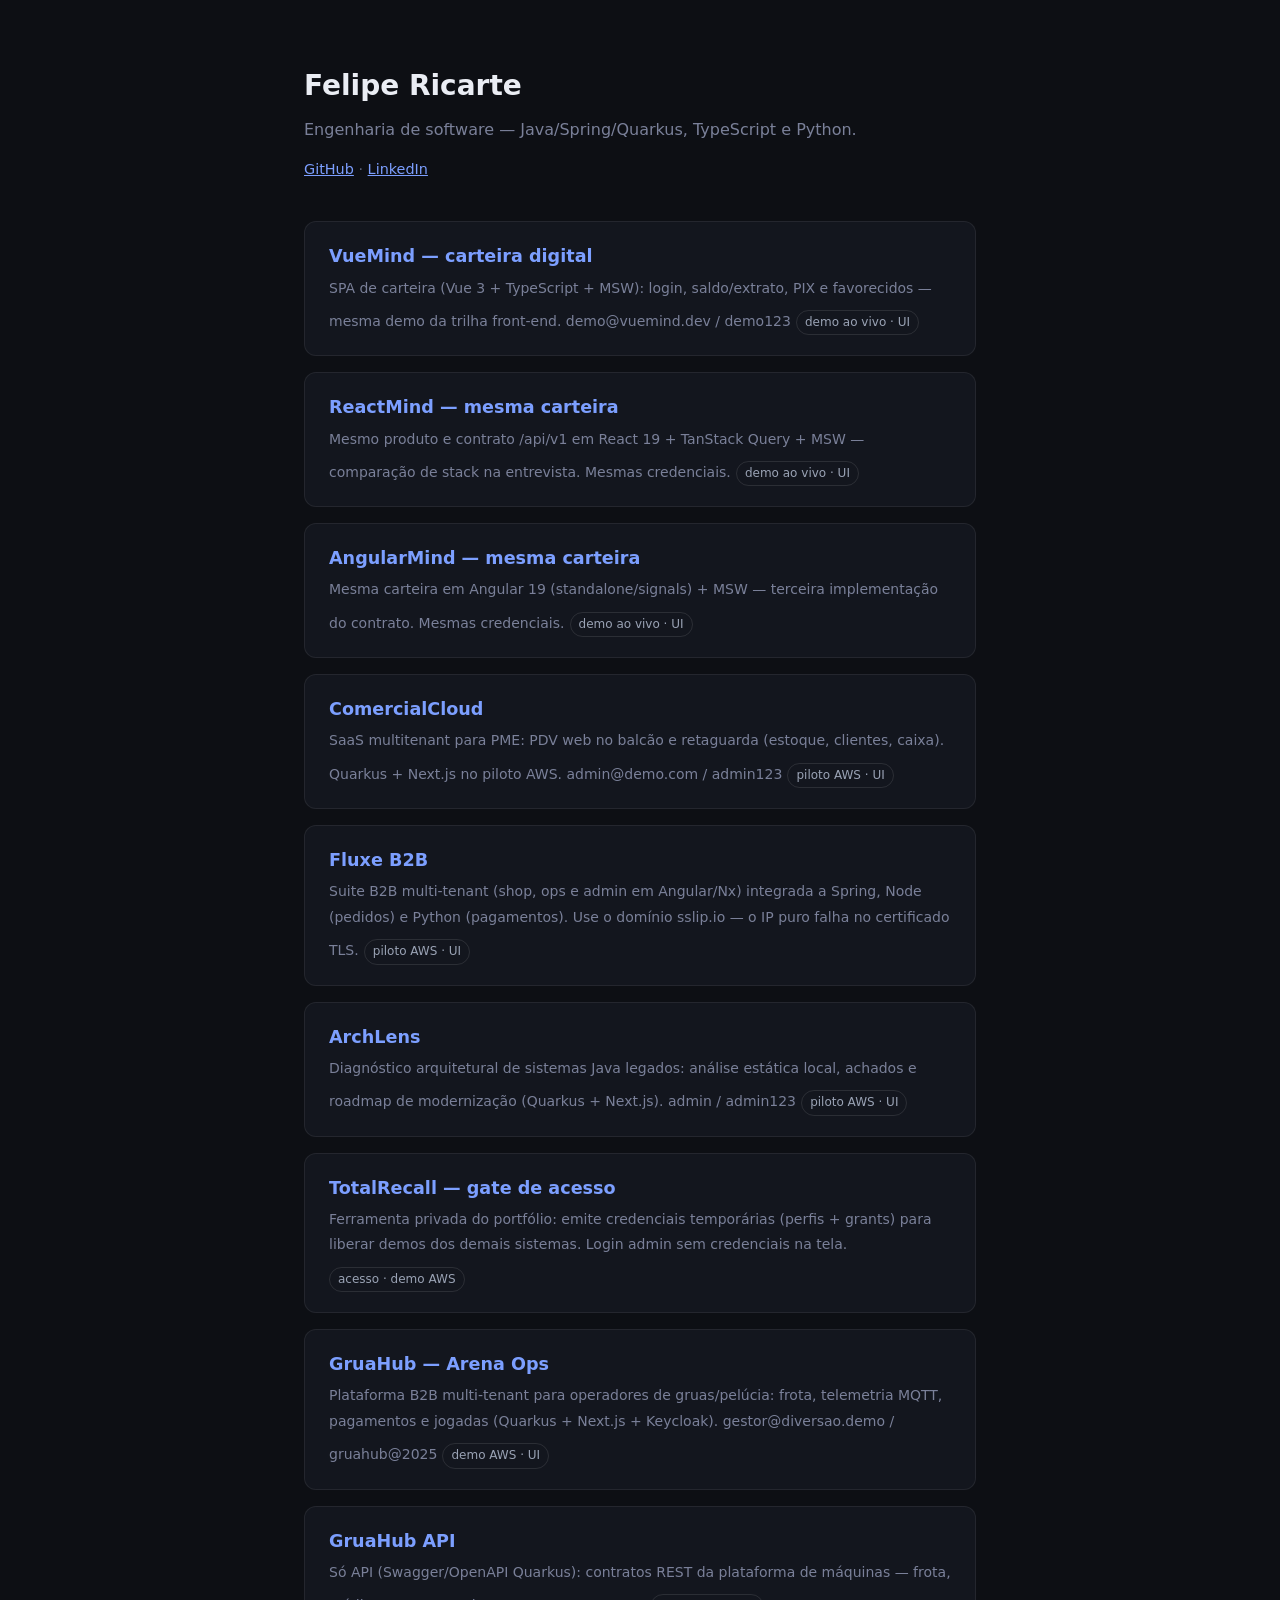
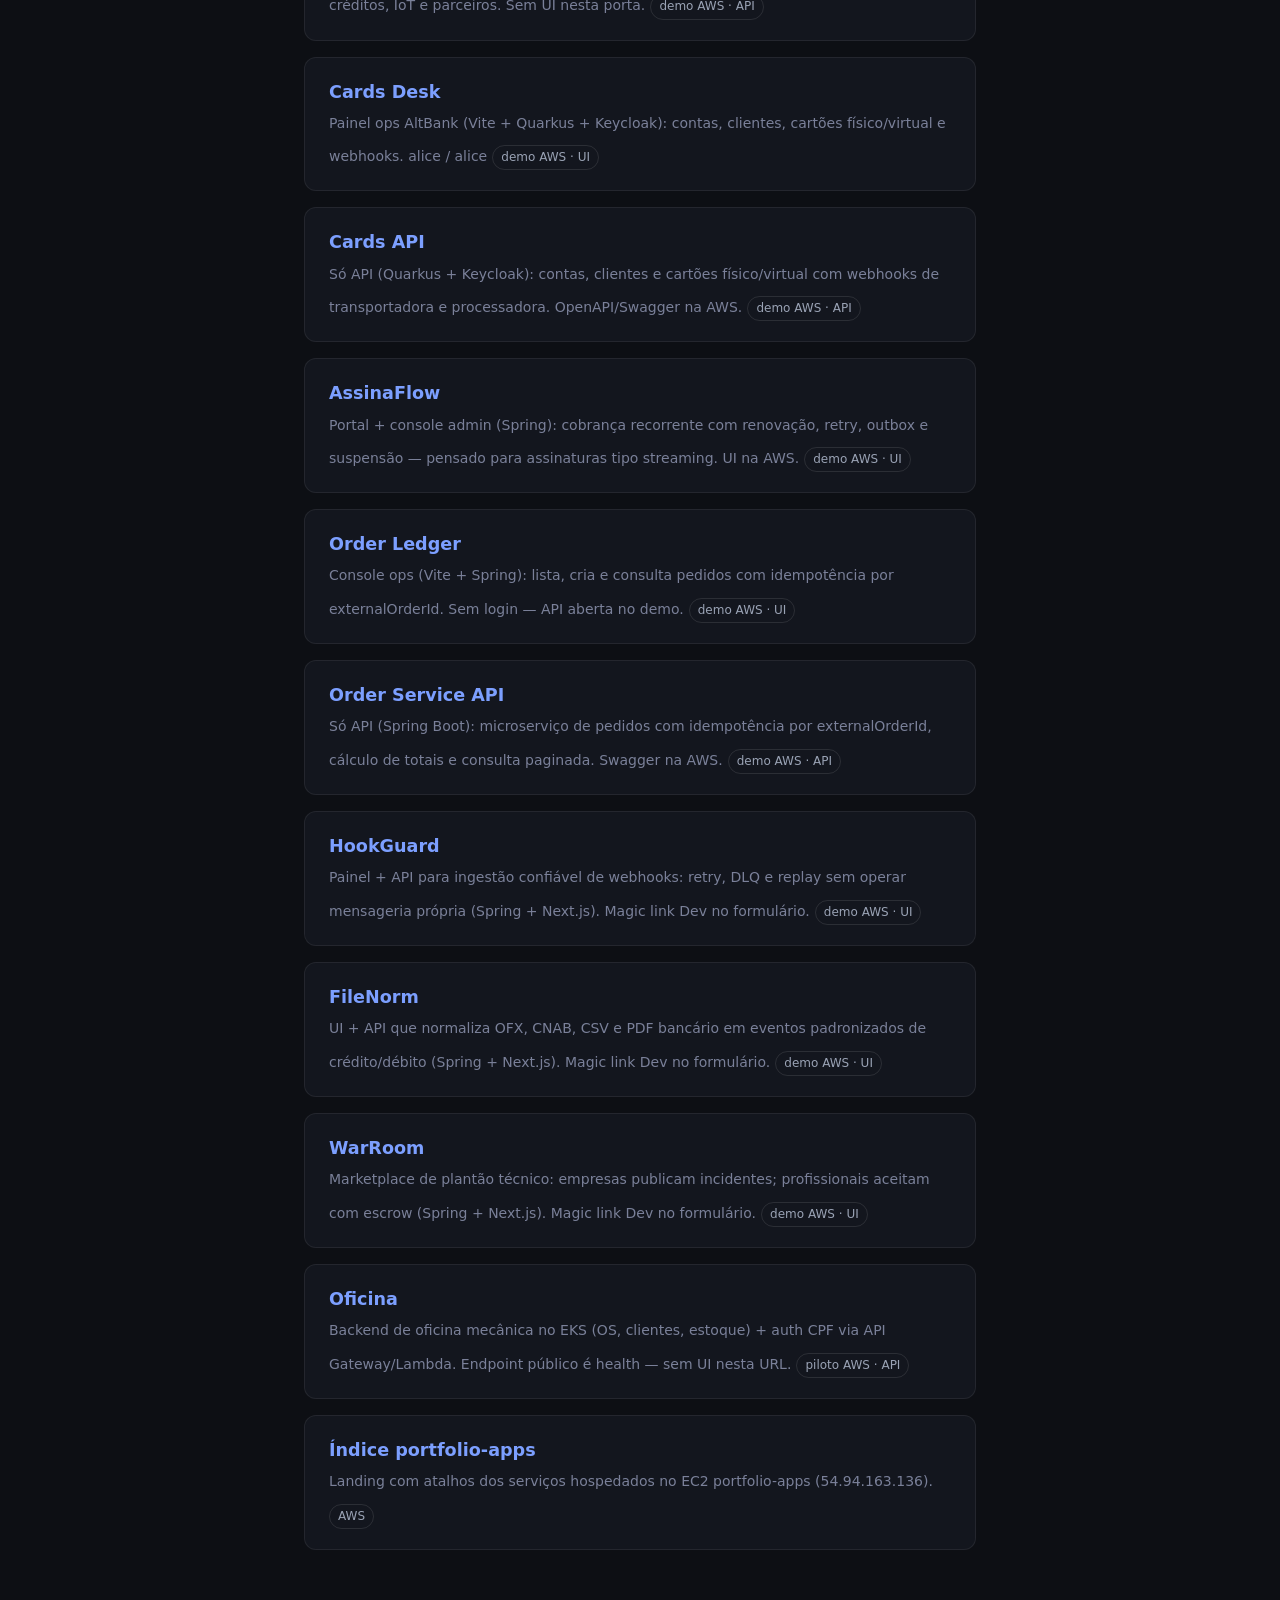
<file: index.html>
<!DOCTYPE html>
<html lang="pt-BR">
<head>
  <meta charset="UTF-8" />
  <meta name="viewport" content="width=device-width, initial-scale=1.0" />
  <title>Felipe Ricarte — Portfólio</title>
  <meta name="description" content="Portfólio de engenharia de software: SaaS multitenant, APIs Java/Spring, TypeScript e Python." />
  <script async src="https://www.googletagmanager.com/gtag/js?id=AW-1025848472"></script>
  <script>
    window.dataLayer = window.dataLayer || [];
    function gtag(){dataLayer.push(arguments);}
    gtag('js', new Date());
    gtag('config', 'AW-1025848472');
  </script>
  <style>
    *, *::before, *::after { box-sizing: border-box; margin: 0; padding: 0; }
    body {
      font-family: "Segoe UI", ui-sans-serif, system-ui, sans-serif;
      background: #0d0f14;
      color: #eaedf4;
      line-height: 1.6;
      min-height: 100vh;
    }
    .container { max-width: 720px; margin: 0 auto; padding: 64px 24px; }
    h1 { font-size: 1.75rem; margin-bottom: 8px; }
    p.lead { color: #7a8099; margin-bottom: 16px; }
    p.meta { color: #5c6278; font-size: 0.9rem; margin-bottom: 40px; }
    p.meta a { color: #7c9fff; }
    .grid { display: grid; gap: 16px; }
    a.card {
      display: block;
      padding: 20px 24px;
      background: #13161e;
      border: 1px solid rgba(255,255,255,0.07);
      border-radius: 12px;
      color: inherit;
      text-decoration: none;
      transition: border-color 0.2s;
    }
    a.card:hover { border-color: #4f7cff; }
    .card h2 { font-size: 1.1rem; margin-bottom: 4px; color: #7c9fff; }
    .card span { font-size: 0.875rem; color: #7a8099; }
    .card .tag { display: inline-block; margin-top: 10px; font-size: 0.75rem; color: #9aa3b5; border: 1px solid rgba(255,255,255,0.1); padding: 2px 8px; border-radius: 999px; }
  </style>
</head>
<body>
  <div class="container">
    <h1>Felipe Ricarte</h1>
    <p class="lead">Engenharia de software — Java/Spring/Quarkus, TypeScript e Python.</p>
    <p class="meta"><a href="https://github.com/ricartefelipe">GitHub</a> · <a href="https://www.linkedin.com/in/felipe-ricarte-magalhaes/">LinkedIn</a></p>
    <div class="grid">
      <a class="card" href="/vuemind/">
        <h2>VueMind — carteira digital</h2>
        <span>SPA de carteira (Vue 3 + TypeScript + MSW): login, saldo/extrato, PIX e favorecidos — mesma demo da trilha front-end. demo@vuemind.dev / demo123</span>
        <div class="tag">demo ao vivo · UI</div>
      </a>
      <a class="card" href="/reactmind/">
        <h2>ReactMind — mesma carteira</h2>
        <span>Mesmo produto e contrato /api/v1 em React 19 + TanStack Query + MSW — comparação de stack na entrevista. Mesmas credenciais.</span>
        <div class="tag">demo ao vivo · UI</div>
      </a>
      <a class="card" href="/angularmind/">
        <h2>AngularMind — mesma carteira</h2>
        <span>Mesma carteira em Angular 19 (standalone/signals) + MSW — terceira implementação do contrato. Mesmas credenciais.</span>
        <div class="tag">demo ao vivo · UI</div>
      </a>
      <a class="card" href="https://56-125-12-61.sslip.io/login">
        <h2>ComercialCloud</h2>
        <span>SaaS multitenant para PME: PDV web no balcão e retaguarda (estoque, clientes, caixa). Quarkus + Next.js no piloto AWS. admin@demo.com / admin123</span>
        <div class="tag">piloto AWS · UI</div>
      </a>
      <a class="card" href="https://54-94-52-89.sslip.io/">
        <h2>Fluxe B2B</h2>
        <span>Suite B2B multi-tenant (shop, ops e admin em Angular/Nx) integrada a Spring, Node (pedidos) e Python (pagamentos). Use o domínio sslip.io — o IP puro falha no certificado TLS.</span>
        <div class="tag">piloto AWS · UI</div>
      </a>
      <a class="card" href="http://54.207.94.224/">
        <h2>ArchLens</h2>
        <span>Diagnóstico arquitetural de sistemas Java legados: análise estática local, achados e roadmap de modernização (Quarkus + Next.js). admin / admin123</span>
        <div class="tag">piloto AWS · UI</div>
      </a>
      <a class="card" href="http://54.94.163.136:9087/">
        <h2>TotalRecall — gate de acesso</h2>
        <span>Ferramenta privada do portfólio: emite credenciais temporárias (perfis + grants) para liberar demos dos demais sistemas. Login admin sem credenciais na tela.</span>
        <div class="tag">acesso · demo AWS</div>
      </a>
      <a class="card" href="http://54.94.163.136:9083/">
        <h2>GruaHub — Arena Ops</h2>
        <span>Plataforma B2B multi-tenant para operadores de gruas/pelúcia: frota, telemetria MQTT, pagamentos e jogadas (Quarkus + Next.js + Keycloak). gestor@diversao.demo / gruahub@2025</span>
        <div class="tag">demo AWS · UI</div>
      </a>
      <a class="card" href="http://54.94.163.136:8084/q/swagger-ui">
        <h2>GruaHub API</h2>
        <span>Só API (Swagger/OpenAPI Quarkus): contratos REST da plataforma de máquinas — frota, créditos, IoT e parceiros. Sem UI nesta porta.</span>
        <div class="tag">demo AWS · API</div>
      </a>
      <a class="card" href="http://54.94.163.136:9085/">
        <h2>Cards Desk</h2>
        <span>Painel ops AltBank (Vite + Quarkus + Keycloak): contas, clientes, cartões físico/virtual e webhooks. alice / alice</span>
        <div class="tag">demo AWS · UI</div>
      </a>
      <a class="card" href="http://54.94.163.136:8083/q/swagger-ui/">
        <h2>Cards API</h2>
        <span>Só API (Quarkus + Keycloak): contas, clientes e cartões físico/virtual com webhooks de transportadora e processadora. OpenAPI/Swagger na AWS.</span>
        <div class="tag">demo AWS · API</div>
      </a>
      <a class="card" href="http://54.94.163.136:9084/">
        <h2>AssinaFlow</h2>
        <span>Portal + console admin (Spring): cobrança recorrente com renovação, retry, outbox e suspensão — pensado para assinaturas tipo streaming. UI na AWS.</span>
        <div class="tag">demo AWS · UI</div>
      </a>
      <a class="card" href="http://54.94.163.136:9086/">
        <h2>Order Ledger</h2>
        <span>Console ops (Vite + Spring): lista, cria e consulta pedidos com idempotência por externalOrderId. Sem login — API aberta no demo.</span>
        <div class="tag">demo AWS · UI</div>
      </a>
      <a class="card" href="http://54.94.163.136:8082/swagger-ui/index.html">
        <h2>Order Service API</h2>
        <span>Só API (Spring Boot): microserviço de pedidos com idempotência por externalOrderId, cálculo de totais e consulta paginada. Swagger na AWS.</span>
        <div class="tag">demo AWS · API</div>
      </a>
      <a class="card" href="http://54.94.163.136:9080/">
        <h2>HookGuard</h2>
        <span>Painel + API para ingestão confiável de webhooks: retry, DLQ e replay sem operar mensageria própria (Spring + Next.js). Magic link Dev no formulário.</span>
        <div class="tag">demo AWS · UI</div>
      </a>
      <a class="card" href="http://54.94.163.136:9081/">
        <h2>FileNorm</h2>
        <span>UI + API que normaliza OFX, CNAB, CSV e PDF bancário em eventos padronizados de crédito/débito (Spring + Next.js). Magic link Dev no formulário.</span>
        <div class="tag">demo AWS · UI</div>
      </a>
      <a class="card" href="http://54.94.163.136:9082/">
        <h2>WarRoom</h2>
        <span>Marketplace de plantão técnico: empresas publicam incidentes; profissionais aceitam com escrow (Spring + Next.js). Magic link Dev no formulário.</span>
        <div class="tag">demo AWS · UI</div>
      </a>
      <a class="card" href="http://aff29bf52653240a4888cf832dcbd907-510655981.sa-east-1.elb.amazonaws.com/api/actuator/health">
        <h2>Oficina</h2>
        <span>Backend de oficina mecânica no EKS (OS, clientes, estoque) + auth CPF via API Gateway/Lambda. Endpoint público é health — sem UI nesta URL.</span>
        <div class="tag">piloto AWS · API</div>
      </a>
      <a class="card" href="http://54.94.163.136/">
        <h2>Índice portfolio-apps</h2>
        <span>Landing com atalhos dos serviços hospedados no EC2 portfolio-apps (54.94.163.136).</span>
        <div class="tag">AWS</div>
      </a>
    </div>
  </div>
</body>
</html>
</file>
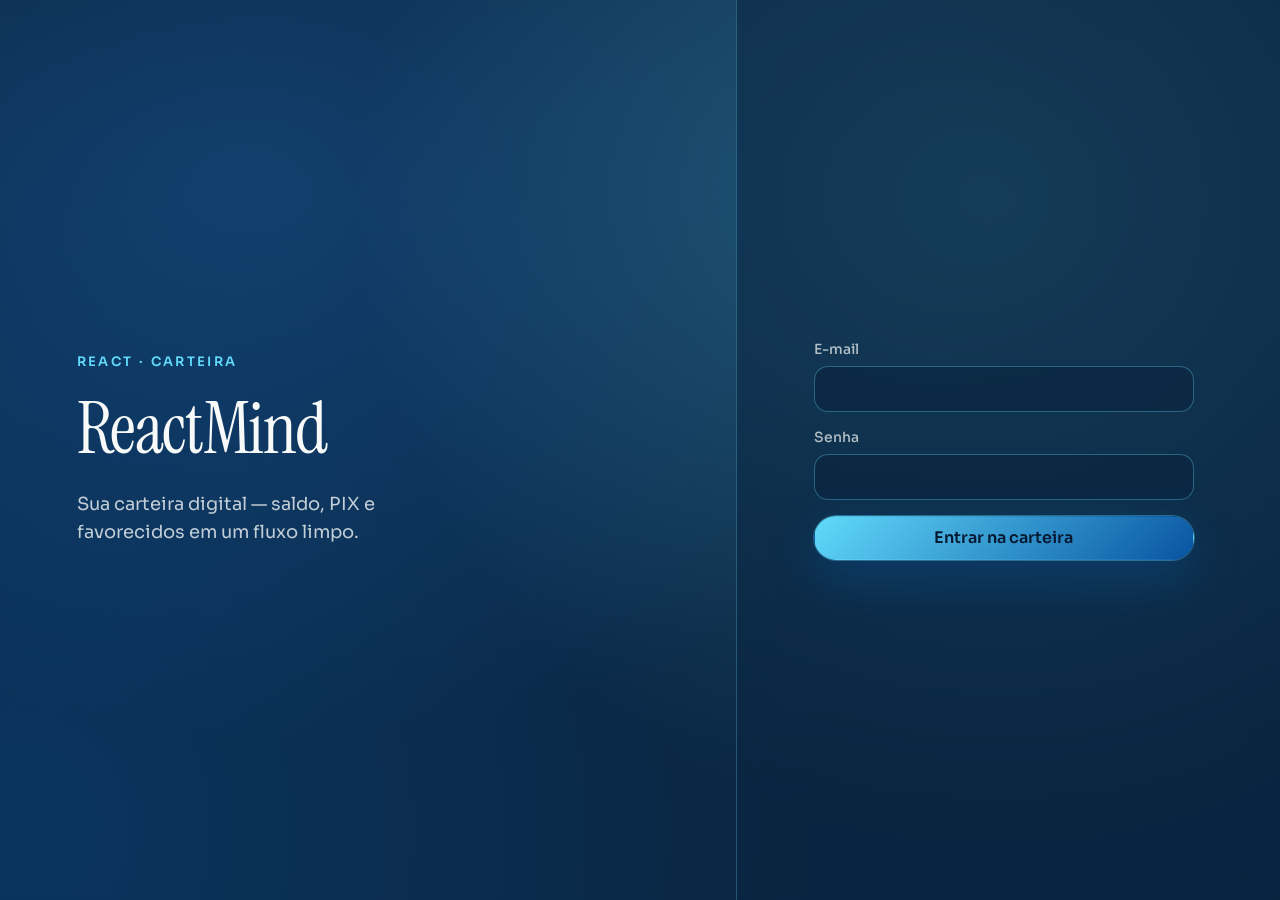
<file: reactmind/index.html>
<!doctype html>
<html lang="pt-BR">
  <head>
    <meta charset="UTF-8" />
    <link rel="icon" type="image/svg+xml" href="/reactmind/favicon.svg" />
    <meta name="viewport" content="width=device-width, initial-scale=1.0" />
    <title>ReactMind</title>
    <style>
      html,body,#root{margin:0;min-height:100%;background:#eef4fb}
      html[data-theme='dark'],html[data-theme='dark'] body,#root:where(html[data-theme='dark'] *){background:#0f1724}
    </style>
    <script>
      try {
        var raw = localStorage.getItem('reactmind.settings')
        if (raw) {
          var parsed = JSON.parse(raw)
          if (parsed && (parsed.theme === 'dark' || parsed.theme === 'light')) {
            document.documentElement.dataset.theme = parsed.theme
          }
        }
      } catch (e) {}
    </script>
    <script type="module" crossorigin src="/reactmind/assets/index-BrV1oj3y.js"></script>
    <link rel="stylesheet" crossorigin href="/reactmind/assets/index-BnSJn1K1.css">
  </head>
  <body>
    <div id="root"></div>
  </body>
</html>
</file>
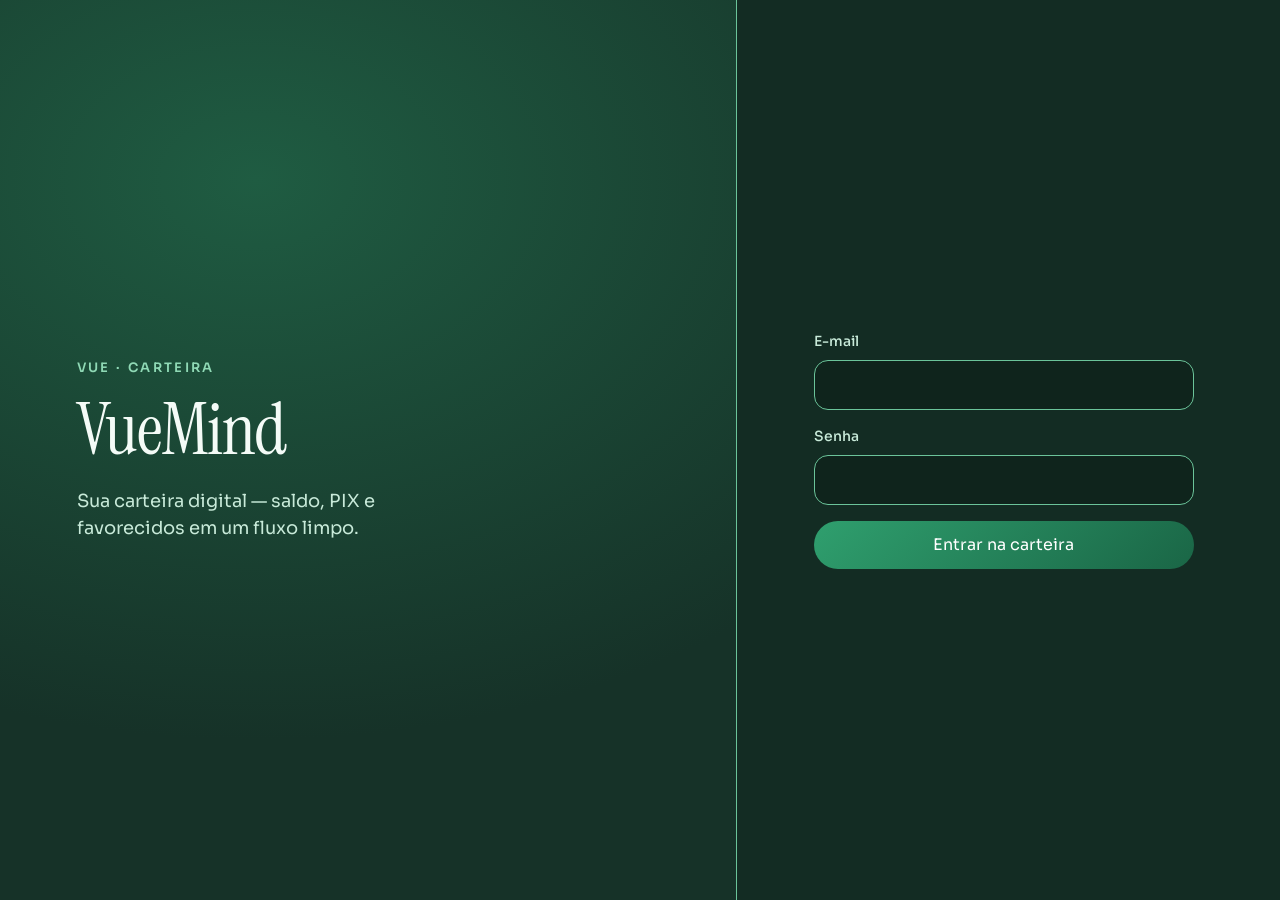
<file: vuemind/index.html>
<!doctype html>
<html lang="pt-BR" data-theme="light">
  <head>
    <meta charset="UTF-8" />
    <link rel="icon" type="image/svg+xml" href="/vuemind/vite.svg" />
    <meta name="viewport" content="width=device-width, initial-scale=1.0" />
    <title>VueMind</title>
    <script>
      try {
        var raw = localStorage.getItem('settings')
        if (raw) {
          var parsed = JSON.parse(raw)
          if (parsed.theme === 'dark' || parsed.theme === 'light') {
            document.documentElement.dataset.theme = parsed.theme
          }
        }
      } catch (e) {}
    </script>
    <script type="module" crossorigin src="/vuemind/assets/index-tELWha4y.js"></script>
    <link rel="stylesheet" crossorigin href="/vuemind/assets/index-D-A-4ZHG.css">
  </head>
  <body>
    <div id="app"></div>
  </body>
</html>
</file>
<file: reactmind/assets/index-BnSJn1K1.css>
@import "https://fonts.googleapis.com/css2?family=Instrument+Serif:ital@0;1&family=Sora:wght@400;500;600;700&display=swap";:root,html[data-theme=light]{--font-ui:"Sora", system-ui, sans-serif;--font-display:"Instrument Serif", Georgia, serif;--bg:#eef4fb;--bg-deep:#d7e6f6;--surface:#f6faff;--surface-elevated:#fff;--fg:#12263f;--muted:#4f6a86;--border:#b7cce3;--accent:#0b6bcb;--accent-hover:#0854a1;--accent-soft:#d6e9fb;--gold:#149eca;--gold-soft:#daf3fb;--danger:#b33a32;--danger-bg:#f6dfdb;--success:#1f8a55;--login-ink:#0a2540;--login-mist:#123e6b;--login-gold:#61dafb;--hero-deep:#061a33;--cta-end:#0854a1;--space-1:.5rem;--space-2:.75rem;--space-3:1rem;--space-4:1.5rem;--space-5:2rem;--radius:14px;--shadow:0 12px 40px #0854a124;--ease:cubic-bezier(.22, 1, .36, 1);color:var(--fg);background:var(--bg);font-family:var(--font-ui);font-synthesis:none;text-rendering:optimizelegibility}html[data-theme=dark]{--bg:#0f1724;--bg-deep:#152033;--surface:#162235;--surface-elevated:#1c2b42;--fg:#e8f0fa;--muted:#9bb0c9;--border:#314862;--accent:#3d8fdb;--accent-hover:#62a8e8;--accent-soft:#24374f;--gold:#61dafb;--gold-soft:#1d3648;--danger:#f0a29b;--danger-bg:#3a2220;--success:#58c48a;--hero-deep:#06101c}*{box-sizing:border-box}@keyframes mind-rise{0%{opacity:0;transform:translateY(14px)}to{opacity:1;transform:translateY(0)}}@keyframes mind-shimmer{0%,to{opacity:.55}50%{opacity:1}}body{background:radial-gradient(1200px 600px at 10% -10%, color-mix(in srgb, var(--gold) 18%, transparent), transparent 55%), radial-gradient(900px 500px at 100% 0%, color-mix(in srgb, var(--accent) 12%, transparent), transparent 50%), linear-gradient(165deg, var(--bg) 0%, var(--bg-deep) 100%);background-attachment:fixed;min-width:320px;min-height:100vh;margin:0}button,input,select{font:inherit}button,a{-webkit-tap-highlight-color:transparent}h1,h2,p{margin-top:0}h1,h2{font-family:var(--font-display);letter-spacing:-.02em;font-weight:400}.btn{min-height:2.75rem;padding:var(--space-1) var(--space-3);color:#f4faf7;background:var(--accent);cursor:pointer;transition:transform .18s var(--ease), background .18s var(--ease);border:1px solid #0000;border-radius:999px;justify-content:center;align-items:center;font-weight:600;text-decoration:none;display:inline-flex}.btn--primary{color:#f4faf7;background:var(--accent)}.btn--secondary{color:var(--fg);background:var(--surface-elevated);border-color:var(--border)}.btn--ghost{color:var(--accent-hover);min-height:2rem;padding-inline:var(--space-2);background:0 0}.btn:hover:not(:disabled){background:var(--accent-hover);transform:translateY(-1px)}.btn--secondary:hover:not(:disabled),.btn--ghost:hover:not(:disabled){background:var(--accent-soft)}.btn:disabled{cursor:not-allowed;opacity:.6}.field__error{color:var(--danger);font-size:.8125rem;font-weight:500}.error-banner__message{margin:0}.error-banner__correlation{align-items:center;gap:var(--space-2);margin-top:var(--space-2);flex-wrap:wrap;font-size:.8125rem;display:flex}.skeleton{gap:var(--space-2);display:grid}.skeleton__line{background:color-mix(in srgb, var(--border) 70%, var(--surface));border-radius:999px;height:.9rem;animation:1.4s ease-in-out infinite mind-shimmer}.btn:focus-visible,.field input:focus-visible,.field select:focus-visible,.shell__nav a:focus-visible{outline:3px solid color-mix(in srgb, var(--accent) 25%, transparent);outline-offset:2px}.field{gap:var(--space-1);color:var(--fg);font-size:.875rem;font-weight:500;display:grid}.field input,.field select{width:100%;min-height:2.85rem;padding:var(--space-1) var(--space-2);border:1px solid var(--border);border-radius:var(--radius);color:var(--fg);background:var(--surface-elevated)}.error-banner{padding:var(--space-2) var(--space-3);border-radius:var(--radius);color:var(--danger);background:var(--danger-bg);border:1px solid #fecdca}.loading,.empty{padding:var(--space-4);color:var(--muted);text-align:center}.login{background:radial-gradient(ellipse at 20% 20%, var(--login-mist), var(--login-ink) 55%);color:#f7faf8;border:none;border-radius:0;grid-template-columns:1.15fr .85fr;width:100%;max-width:none;min-height:100vh;margin:0;padding:0;display:grid;position:relative;overflow:hidden}.login:before{content:"";background:radial-gradient(circle at 70% 30%, color-mix(in srgb, var(--login-gold) 28%, transparent), transparent 42%), radial-gradient(circle at 15% 80%, color-mix(in srgb, var(--accent) 22%, transparent), transparent 45%);pointer-events:none;position:absolute;inset:-20%}.login__brand,.login__panel{z-index:1;flex-direction:column;justify-content:center;padding:clamp(2rem,6vw,5rem);display:flex;position:relative}.login__panel{background:color-mix(in srgb, var(--login-ink) 55%, transparent);border-left:1px solid color-mix(in srgb, var(--login-gold) 28%, transparent);-webkit-backdrop-filter:blur(18px);backdrop-filter:blur(18px)}.login__eyebrow{margin:0 0 var(--space-2);letter-spacing:.18em;text-transform:uppercase;color:var(--login-gold);font-size:.8125rem;font-weight:600}.login h1{margin:0 0 var(--space-3);color:#f7faf8;font-size:clamp(2.75rem,6vw,4.5rem)}.login__brand>p:last-child{color:#f7faf8c7;max-width:28ch;margin:0;font-size:1.125rem;line-height:1.55}.login__panel>p{margin:var(--space-3) 0 0;color:color-mix(in srgb, var(--login-gold) 85%, white);font-size:.875rem}.login form{gap:var(--space-3);max-width:380px;display:grid}.login .field{color:#f7faf8b3}.login .field input{background:color-mix(in srgb, var(--login-ink) 70%, transparent);border-color:color-mix(in srgb, var(--login-gold) 35%, transparent);color:#f7faf8}.login .btn{background:linear-gradient(135deg, var(--login-gold), var(--cta-end));color:#061a33;box-shadow:0 0 0 1px color-mix(in srgb, var(--login-gold) 35%, transparent), 0 18px 50px color-mix(in srgb, var(--accent) 28%, transparent)}.shell{min-height:100vh}.shell__header{z-index:20;justify-content:space-between;align-items:center;gap:var(--space-3);min-height:4rem;padding:var(--space-2) max(var(--space-4), calc((100vw - 56rem) / 2));border-bottom:1px solid color-mix(in srgb, var(--border) 70%, transparent);background:color-mix(in srgb, var(--surface-elevated) 86%, transparent);-webkit-backdrop-filter:blur(14px);backdrop-filter:blur(14px);display:flex;position:sticky;top:0}.shell__user-menu{position:relative}.shell__user{align-items:center;gap:var(--space-2);cursor:pointer;font:inherit;color:inherit;background:0 0;border:0;border-radius:999px;padding:.25rem .4rem;display:inline-flex}.shell__user:hover,.shell__user[aria-expanded=true]{background:color-mix(in srgb, var(--accent) 10%, transparent)}.shell__avatar{background:var(--accent-soft);width:2rem;height:2rem;color:var(--accent-hover);border-radius:999px;justify-content:center;align-items:center;font-size:.75rem;font-weight:700;display:inline-flex}.shell__username{color:var(--muted);font-size:.875rem}.shell__menu{z-index:30;border:1px solid color-mix(in srgb, var(--border) 80%, transparent);background:var(--surface-elevated);border-radius:.85rem;gap:.25rem;min-width:14rem;padding:.5rem;display:grid;position:absolute;top:calc(100% + .4rem);right:0;box-shadow:0 12px 32px #0000002e}.shell__menu-profile{border-bottom:1px solid color-mix(in srgb, var(--border) 70%, transparent);margin-bottom:.25rem;padding:.55rem .65rem .7rem}.shell__menu-label{letter-spacing:.04em;text-transform:uppercase;color:var(--muted);margin:0;font-size:.7rem;font-weight:600}.shell__menu-name{color:var(--text);margin:.35rem 0 0;font-size:.875rem;font-weight:600}.shell__menu-email{color:var(--muted);word-break:break-all;margin:.15rem 0 0;font-size:.8rem}.shell__menu-item{text-align:left;width:100%;font:inherit;color:var(--text);cursor:pointer;background:0 0;border:0;border-radius:.55rem;padding:.55rem .65rem;font-size:.875rem;font-weight:500}.shell__menu-item:hover{background:color-mix(in srgb, var(--accent) 10%, transparent)}.shell__menu-item--danger{color:#b42318}.shell__badge{background:var(--accent);color:#fff;border-radius:999px;justify-content:center;align-items:center;min-width:1.25rem;height:1.25rem;margin-left:.35rem;padding:0 .35rem;font-size:.7rem;font-weight:700;display:inline-flex}.shell__link--badge{align-items:center;display:inline-flex}.shell__brand{color:var(--accent-hover);font-family:var(--font-display);align-items:center;gap:.55rem;font-size:1.35rem;text-decoration:none;display:inline-flex}.shell__mark{background:linear-gradient(135deg, var(--gold), var(--accent));width:11px;height:11px;box-shadow:0 0 0 4px color-mix(in srgb, var(--gold) 25%, transparent);border-radius:2px;transform:rotate(45deg)}.shell__header span{color:var(--muted);font-size:.875rem}.shell__nav{flex-wrap:wrap;flex:1;justify-content:center;align-items:center;gap:.35rem;display:flex}.shell__nav a{color:var(--muted);border-radius:999px;padding:.4rem .75rem;font-size:.875rem;font-weight:500;text-decoration:none}.shell__nav a:hover{color:var(--fg);background:color-mix(in srgb, var(--accent) 8%, transparent)}.shell__nav a.active{color:var(--accent-hover);background:var(--accent-soft)}.shell__main{width:min(100% - 2rem,56rem);padding-block:var(--space-5) 4rem;margin:0 auto}.wallet-page{gap:var(--space-4);display:grid}.wallet-page h1{color:var(--accent-hover);margin-bottom:0;font-size:clamp(1.8rem,4vw,2.4rem)}.wallet-page__eyebrow{color:var(--muted);margin:0;font-size:.875rem;font-weight:500}.balance-card{gap:var(--space-3);background:linear-gradient(145deg, var(--accent) 0%, var(--accent-hover) 55%, var(--hero-deep) 100%);color:#f4faf7;box-shadow:0 0 0 1px color-mix(in srgb, var(--gold) 35%, transparent), 0 18px 50px color-mix(in srgb, var(--accent) 28%, transparent);border:none;border-radius:22px;padding:clamp(1.5rem,4vw,2.5rem);display:grid;position:relative;overflow:hidden}.balance-card:after{content:"";background:radial-gradient(circle, color-mix(in srgb, var(--gold) 55%, transparent), transparent 68%);border-radius:50%;width:220px;height:220px;position:absolute;top:-60px;right:-40px}.balance-card__primary,.balance-card__meta,.balance-card__limit{z-index:1;position:relative}.balance-card__label,.balance-card__meta-label{color:color-mix(in srgb, var(--gold) 80%, white);font-family:var(--font-ui);letter-spacing:.08em;text-transform:uppercase;margin-bottom:.35rem;font-size:.8125rem;font-weight:600;display:block}.balance-card__value{font-family:var(--font-display);letter-spacing:-.03em;font-size:clamp(2.4rem,7vw,3.6rem);line-height:1}.balance-card__meta{gap:var(--space-3);grid-template-columns:1fr 1fr;font-size:.875rem;display:grid}.balance-card__limit-head{justify-content:space-between;gap:var(--space-3);margin-bottom:.5rem;font-size:.875rem;display:flex}.balance-card__track{background:#ffffff38;border-radius:999px;height:.55rem;overflow:hidden}.balance-card__fill{border-radius:inherit;background:linear-gradient(90deg, var(--gold), white);height:100%}.onboarding{gap:var(--space-3);padding:var(--space-4);border:1px solid var(--border);background:var(--surface-elevated);border-radius:18px;display:grid}.onboarding__header{justify-content:space-between;align-items:baseline;gap:var(--space-3);display:flex}.onboarding__header h2{margin:0;font-size:1.25rem}.onboarding__list{gap:var(--space-2);margin:0;padding:0;list-style:none;display:grid}.onboarding__item{align-items:center;gap:var(--space-2);color:var(--muted);font-size:.875rem;display:flex}.onboarding__item--done{color:var(--success)}.onboarding__check{text-align:center;width:1.25rem;font-weight:700}.wallet-shortcuts{gap:var(--space-3);grid-template-columns:repeat(3,minmax(0,1fr));display:grid}.wallet-shortcuts a{gap:var(--space-3);min-height:120px;padding:var(--space-3);border:1px solid var(--border);background:var(--surface-elevated);color:var(--fg);box-shadow:0 1px 2px color-mix(in srgb, var(--accent) 10%, transparent);transition:transform .18s var(--ease), box-shadow .18s var(--ease);border-radius:18px;flex-direction:column;font-size:.875rem;font-weight:600;text-decoration:none;display:flex}.wallet-shortcuts a:hover{box-shadow:var(--shadow);transform:translateY(-3px)}.wallet-shortcuts a:first-child{background:linear-gradient(160deg, var(--gold-soft), var(--surface-elevated))}.wallet-shortcuts .shortcut-icon{background:var(--accent-soft);width:2rem;height:2rem;color:var(--accent-hover);border-radius:999px;justify-content:center;align-items:center;display:inline-flex}.transfer-form,.transfer-summary{gap:var(--space-3);padding:var(--space-4);border:1px solid var(--border);background:var(--surface-elevated);box-shadow:0 1px 2px color-mix(in srgb, var(--accent) 10%, transparent);border-radius:18px;margin:0;display:grid}.transfer-summary div{gap:.25rem;display:grid}.transfer-summary dt{color:var(--muted);font-size:.875rem}.transfer-summary dd{overflow-wrap:anywhere;margin:0;font-weight:650}.transfer-actions{gap:var(--space-2);flex-wrap:wrap;display:flex}.transfer-link{justify-self:start;text-decoration:none}.transactions-filters{align-items:end;gap:var(--space-3);flex-wrap:wrap;display:flex}.transactions-filters__grow{flex:1;min-width:180px}.transfer-step,.transfer-qr,.beneficiary-form,.settings-group{gap:var(--space-3);padding:var(--space-4);border:1px solid var(--border);background:var(--surface-elevated);border-radius:18px;display:grid}.transfer-step__or,.transfer-step__error{margin:0;font-size:.875rem}.transfer-step__error{color:var(--danger)}.transfer-qr{background:color-mix(in srgb, var(--accent-soft) 45%, var(--surface));border-style:dashed}.transfer-qr__result{gap:var(--space-2);display:grid}.notifications-header{justify-content:space-between;align-items:center;gap:var(--space-3);display:flex}.notifications-list{gap:var(--space-2);margin:0;padding:0;list-style:none;display:grid}.notifications-list__item{justify-content:space-between;gap:var(--space-3);padding:var(--space-4);border:1px solid var(--border);background:var(--surface);border-radius:16px;display:flex}.notifications-list__item--unread{border-color:color-mix(in srgb, var(--accent) 50%, var(--border));background:color-mix(in srgb, var(--accent-soft) 55%, var(--surface))}.notifications-list__item p{margin:.35rem 0}.notifications-list__item time{color:var(--muted);font-size:.875rem}.settings-group{align-items:center;gap:var(--space-3);flex-wrap:wrap;margin:0;display:flex}.settings-group legend{padding:0 var(--space-2);color:var(--muted);font-size:.875rem;font-weight:500}.transaction-list__credit{color:var(--success)}.transaction-list__debit{color:var(--danger)}.transaction-list{gap:var(--space-2);margin:0;padding:0;list-style:none;display:grid}.transaction-list li{justify-content:space-between;align-items:center;gap:var(--space-3);padding:var(--space-3);border:1px solid var(--border);background:var(--surface-elevated);border-radius:16px;display:flex}.transaction-list li>div{gap:.25rem;display:grid}.transaction-list span,.transaction-list time{color:var(--muted);font-size:.875rem}.transaction-list__amount{text-align:right}@media (width<=860px){.login{grid-template-columns:1fr}.login__panel{border-left:none;border-top:1px solid color-mix(in srgb, var(--login-gold) 28%, transparent)}.wallet-shortcuts{grid-template-columns:1fr}}@media (width<=40rem){.shell__header,.shell__nav{padding-inline:var(--space-3)}.transactions-header{flex-direction:column;align-items:stretch}.transaction-list li{align-items:start}}
</file>
<file: vuemind/assets/index-D-A-4ZHG.css>
@import"https://fonts.googleapis.com/css2?family=Instrument+Serif:ital@0;1&family=Sora:wght@400;500;600;700&display=swap";:root{--font-ui: "Sora", system-ui, sans-serif;--font-display: "Instrument Serif", Georgia, serif;--radius-sm: 8px;--radius-md: 14px;--radius-lg: 22px;--radius-xl: 28px;--space-1: 4px;--space-2: 8px;--space-3: 12px;--space-4: 16px;--space-5: 24px;--space-6: 40px;--space-7: 64px;--font-size-sm: .8125rem;--font-size-md: 1rem;--font-size-lg: 1.375rem;--font-size-xl: 2.75rem;--font-size-hero: clamp(2.75rem, 6vw, 4.5rem);--ease-out: cubic-bezier(.22, 1, .36, 1);--motion-fast: .18s var(--ease-out);--motion: .32s var(--ease-out)}[data-theme=light]{--color-bg: #eef8f3;--color-bg-deep: #d4ebe0;--color-surface: #f5fbf8;--color-surface-elevated: #ffffff;--color-surface-alt: #dff2e8;--color-border: #b7d9c8;--color-text: #163228;--color-text-muted: #4a7260;--color-text-inverse: #f3fbf7;--color-primary: #2f9f6e;--color-primary-strong: #217a54;--color-primary-soft: #d4f0e3;--color-hero-deep: #0d3d2a;--color-cta-end: #1a6646;--color-accent: #35495e;--color-accent-strong: #273849;--color-accent-soft: #e4eaf0;--color-success: #2f9f6e;--color-danger: #b33a32;--color-danger-soft: #f6dfdb;--shadow-sm: 0 1px 2px rgba(33, 122, 84, .08);--shadow-md: 0 12px 40px rgba(33, 122, 84, .14);--shadow-glow: 0 0 0 1px rgba(47, 159, 110, .28), 0 18px 50px rgba(33, 122, 84, .18);--login-ink: #163228;--login-mist: #1f5c42;--login-gold: #8fd9b5;--login-text: #f4fbf7;--login-text-muted: #c8ead9;--login-field-bg: #0f241c;--login-field-border: #6bc49a;--login-cta-text: #ffffff}[data-theme=dark]{--color-bg: #0b1612;--color-bg-deep: #12241c;--color-surface: #173126;--color-surface-elevated: #1e3d30;--color-surface-alt: #244836;--color-border: #2f5a44;--color-text: #e7f6ef;--color-text-muted: #9bc4b0;--color-text-inverse: #0b1612;--color-primary: #42b883;--color-primary-strong: #68d4a4;--color-primary-soft: #1a3d2d;--color-hero-deep: #061a12;--color-cta-end: #2f9f6e;--color-accent: #8aa4bd;--color-accent-strong: #b3c6d8;--color-accent-soft: #243040;--color-success: #42b883;--color-danger: #e0685c;--color-danger-soft: #3a2320;--shadow-sm: 0 1px 2px rgba(0, 0, 0, .4);--shadow-md: 0 16px 48px rgba(0, 0, 0, .45);--shadow-glow: 0 0 0 1px rgba(66, 184, 131, .28), 0 20px 60px rgba(0, 0, 0, .5);--login-ink: #08140f;--login-mist: #154032;--login-gold: #68d4a4;--login-text: #f4fbf7;--login-text-muted: #b6e0cc;--login-field-bg: #10271e;--login-field-border: #5db892;--login-cta-text: #06140f}*,*:before,*:after{box-sizing:border-box}html,body,#app{min-height:100%}body{margin:0;min-width:320px;background:radial-gradient(1200px 600px at 10% -10%,color-mix(in srgb,var(--color-accent) 18%,transparent),transparent 55%),radial-gradient(900px 500px at 100% 0%,color-mix(in srgb,var(--color-primary) 12%,transparent),transparent 50%),linear-gradient(165deg,var(--color-bg) 0%,var(--color-bg-deep) 100%);background-attachment:fixed;color:var(--color-text);font-family:var(--font-ui);font-size:var(--font-size-md);line-height:1.5}h1,h2,h3{font-family:var(--font-display);font-weight:400;letter-spacing:-.02em;margin:0;line-height:1.15}a{color:var(--color-primary)}button{font-family:inherit}@keyframes mind-rise{0%{opacity:0;transform:translateY(14px)}to{opacity:1;transform:translateY(0)}}@keyframes mind-shimmer{0%,to{opacity:.55}50%{opacity:1}}.app-shell[data-v-392236e4]{min-height:100vh;display:flex;flex-direction:column}.app-shell--auth .app-shell__content[data-v-392236e4]{max-width:none;padding:0;margin:0}.app-shell__header[data-v-392236e4]{position:sticky;top:0;z-index:20;display:flex;align-items:center;justify-content:space-between;gap:var(--space-4);padding:var(--space-3) var(--space-5);background:color-mix(in srgb,var(--color-surface-elevated) 86%,transparent);border-bottom:1px solid color-mix(in srgb,var(--color-border) 70%,transparent);-webkit-backdrop-filter:blur(14px);backdrop-filter:blur(14px)}.app-shell__brand[data-v-392236e4]{display:inline-flex;align-items:center;gap:var(--space-2);font-family:var(--font-display);font-size:var(--font-size-lg);color:var(--color-primary-strong);text-decoration:none}.app-shell__mark[data-v-392236e4]{width:12px;height:12px;border-radius:999px;background:linear-gradient(135deg,var(--color-accent),var(--color-primary));box-shadow:0 0 0 4px color-mix(in srgb,var(--color-accent) 25%,transparent)}.app-shell__nav[data-v-392236e4]{display:flex;flex-wrap:wrap;align-items:center;justify-content:center;gap:var(--space-1) var(--space-2);flex:1}.app-shell__link[data-v-392236e4]{position:relative;font-size:var(--font-size-sm);font-weight:500;color:var(--color-text-muted);text-decoration:none;padding:.35rem .55rem;border-radius:999px;transition:color var(--motion-fast),background var(--motion-fast)}.app-shell__link[data-v-392236e4]:hover{color:var(--color-text);background:color-mix(in srgb,var(--color-primary) 8%,transparent)}.app-shell__link.router-link-active[data-v-392236e4]{color:var(--color-primary-strong);background:var(--color-primary-soft)}.app-shell__link--badge[data-v-392236e4]{display:inline-flex;align-items:center;gap:.35rem}.app-shell__badge[data-v-392236e4]{min-width:1.25rem;height:1.25rem;padding:0 .35rem;border-radius:999px;background:var(--color-accent);color:var(--color-text-inverse);font-size:.7rem;font-weight:700;display:inline-flex;align-items:center;justify-content:center}.app-shell__user-menu[data-v-392236e4]{position:relative}.app-shell__user[data-v-392236e4]{display:inline-flex;align-items:center;gap:var(--space-2);color:var(--color-text);background:transparent;border:0;padding:.25rem .4rem;border-radius:999px;cursor:pointer;font:inherit}.app-shell__user[data-v-392236e4]:hover,.app-shell__user[aria-expanded=true][data-v-392236e4]{background:color-mix(in srgb,var(--color-primary) 10%,transparent)}.app-shell__avatar[data-v-392236e4]{width:2rem;height:2rem;border-radius:999px;display:inline-flex;align-items:center;justify-content:center;background:var(--color-primary-soft);color:var(--color-primary-strong);font-size:var(--font-size-sm);font-weight:700}.app-shell__username[data-v-392236e4]{font-size:var(--font-size-sm);font-weight:500}.app-shell__menu[data-v-392236e4]{position:absolute;top:calc(100% + .4rem);right:0;min-width:14rem;padding:.5rem;border-radius:.85rem;border:1px solid color-mix(in srgb,var(--color-border) 80%,transparent);background:var(--color-surface-elevated);box-shadow:0 12px 32px color-mix(in srgb,#000 18%,transparent);z-index:30;display:grid;gap:.25rem}.app-shell__menu-profile[data-v-392236e4]{padding:.55rem .65rem .7rem;border-bottom:1px solid color-mix(in srgb,var(--color-border) 70%,transparent);margin-bottom:.25rem}.app-shell__menu-label[data-v-392236e4]{margin:0;font-size:.7rem;font-weight:600;letter-spacing:.04em;text-transform:uppercase;color:var(--color-text-muted)}.app-shell__menu-name[data-v-392236e4]{margin:.35rem 0 0;font-size:var(--font-size-sm);font-weight:600;color:var(--color-text)}.app-shell__menu-email[data-v-392236e4]{margin:.15rem 0 0;font-size:.8rem;color:var(--color-text-muted);word-break:break-all}.app-shell__menu-item[data-v-392236e4]{width:100%;text-align:left;border:0;background:transparent;border-radius:.55rem;padding:.55rem .65rem;font:inherit;font-size:var(--font-size-sm);font-weight:500;color:var(--color-text);cursor:pointer}.app-shell__menu-item[data-v-392236e4]:hover{background:color-mix(in srgb,var(--color-primary) 10%,transparent)}.app-shell__menu-item--danger[data-v-392236e4]{color:#b42318}.app-shell__content[data-v-392236e4]{flex:1;width:100%;max-width:880px;margin:0 auto;padding:var(--space-6) var(--space-5) var(--space-7)}@media(max-width:860px){.app-shell__header[data-v-392236e4]{flex-direction:column;align-items:flex-start}.app-shell__nav[data-v-392236e4]{width:100%;justify-content:flex-start}.app-shell__user-menu[data-v-392236e4]{align-self:flex-end}}.login-hero[data-v-65697270]{min-height:100vh;display:grid;grid-template-columns:1.15fr .85fr;background:radial-gradient(ellipse at 20% 20%,var(--login-mist),var(--login-ink) 55%);color:var(--login-text)}.login-hero__brand[data-v-65697270],.login-hero__panel[data-v-65697270]{display:flex;flex-direction:column;justify-content:center;padding:clamp(2rem,6vw,5rem)}.login-hero__panel[data-v-65697270]{background:color-mix(in srgb,var(--login-ink) 88%,#000 12%);border-left:1px solid var(--login-field-border)}.login-hero__eyebrow[data-v-65697270]{margin:0 0 12px;font-size:.8125rem;letter-spacing:.18em;text-transform:uppercase;color:var(--login-gold);font-weight:600}.login-hero__title[data-v-65697270]{font-size:clamp(2.75rem,6vw,4.5rem);margin:0 0 16px;color:var(--login-text)}.login-hero__subtitle[data-v-65697270]{margin:0;max-width:28ch;font-size:1.125rem;color:var(--login-text-muted)}.login-form[data-v-65697270]{display:flex;flex-direction:column;gap:16px;max-width:380px}.login-form label[data-v-65697270]{display:flex;flex-direction:column;gap:8px;font-size:.875rem;font-weight:500;color:var(--login-text-muted)}.login-form input[data-v-65697270]{min-height:2.85rem;padding:.85rem 1rem;border-radius:14px;border:1px solid var(--login-field-border);background:var(--login-field-bg);color:var(--login-text);caret-color:var(--login-text);font:inherit}.login-form input[data-v-65697270]::placeholder{color:color-mix(in srgb,var(--login-text-muted) 75%,transparent)}.login-form input[data-v-65697270]:focus{outline:none;border-color:var(--login-gold);box-shadow:0 0 0 3px color-mix(in srgb,var(--color-primary) 35%,transparent)}.login-form input[data-v-65697270]:-webkit-autofill,.login-form input[data-v-65697270]:-webkit-autofill:hover,.login-form input[data-v-65697270]:-webkit-autofill:focus{-webkit-text-fill-color:var(--login-text);caret-color:var(--login-text);box-shadow:0 0 0 1000px var(--login-field-bg) inset;transition:background-color 99999s ease-out}.login-form button[data-v-65697270]{min-height:3rem;border:none;border-radius:999px;background:linear-gradient(135deg,var(--color-primary),var(--color-cta-end));color:var(--login-cta-text);font-weight:600;font:inherit;cursor:pointer}.login-form button[data-v-65697270]:disabled{opacity:.6;cursor:not-allowed}.login-form__error[data-v-65697270]{margin:0;color:#ffb4a8;font-size:.875rem}@media(max-width:860px){.login-hero[data-v-65697270]{grid-template-columns:1fr}.login-hero__panel[data-v-65697270]{border-left:none;border-top:1px solid var(--login-field-border)}}
</file>
